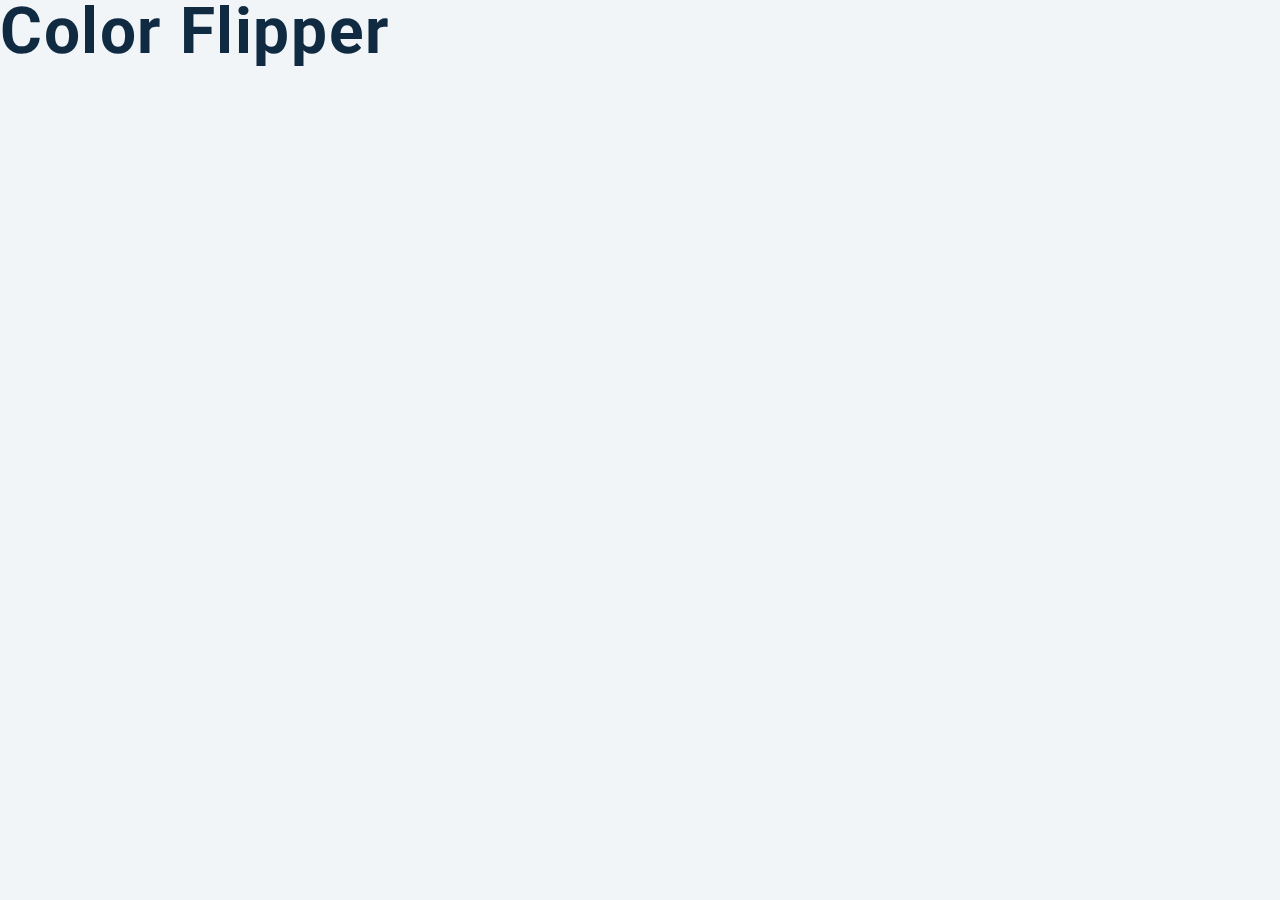
<file: color-flipper/index.html>
<!DOCTYPE html>
<html lang="en">
  <head>
    <meta charset="UTF-8" />
    <meta name="viewport" content="width=device-width, initial-scale=1.0" />
    <title>Color Flipper || Simple</title>

    <!-- styles -->
    <link rel="stylesheet" href="styles.css" />
  </head>
  <body>
    <h1>color flipper</h1>
    <!-- javascript -->
    <script src="app.js"></script>
  </body>
</html>
</file>
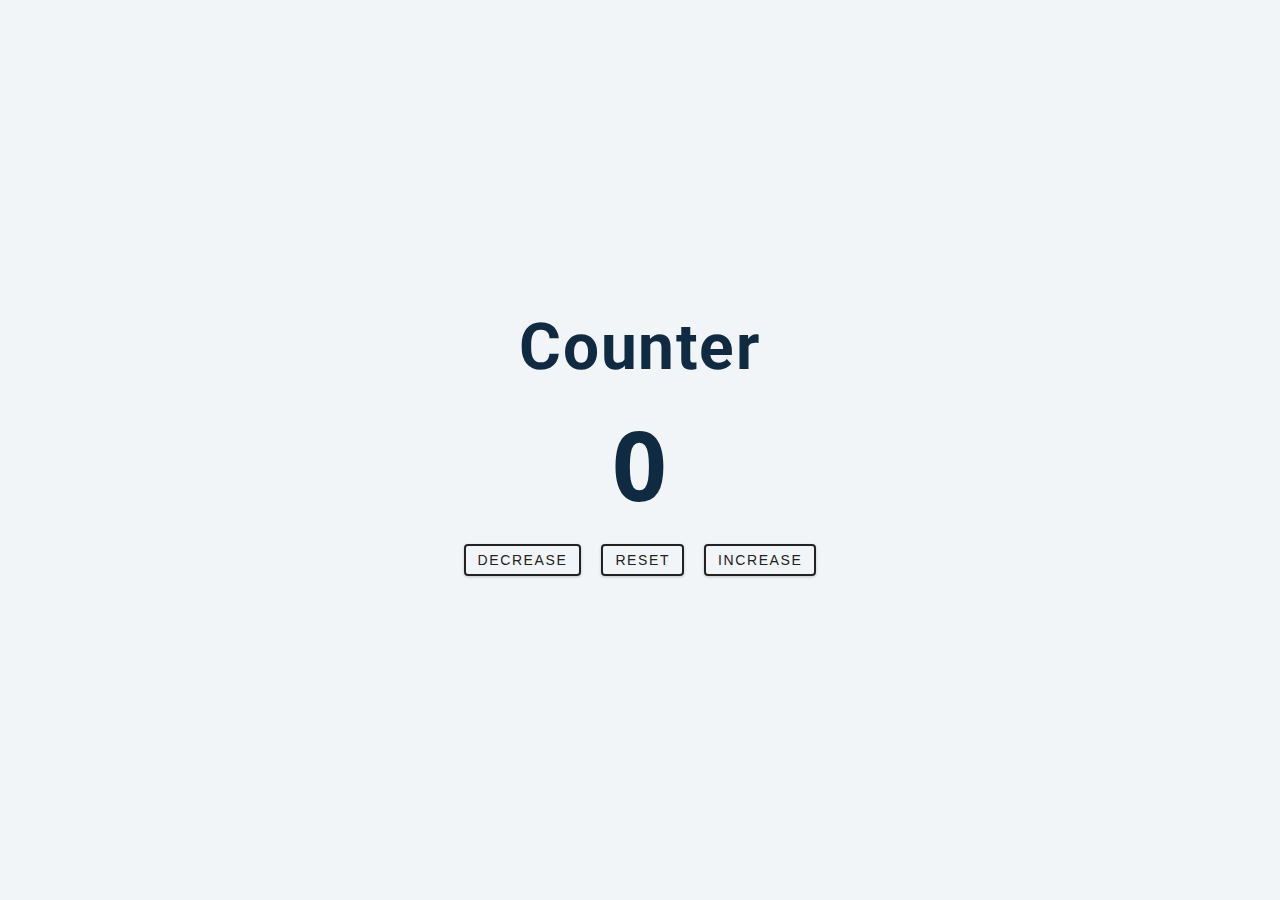
<file: counter/index.html>
<!DOCTYPE html>
<html lang="en">
  <head>
    <meta charset="UTF-8" />
    <meta name="viewport" content="width=device-width, initial-scale=1.0" />
    <title>Counter</title>

    <!-- styles -->
    <link rel="stylesheet" href="styles.css" />
  </head>
  <body>
    <main>
      <div class="container">
        <h1>counter</h1>
        <span id="value">0</span>
        <div class="button-container">
          <button class="btn decrease">decrease</button>
          <button class="btn reset">reset</button>
          <button class="btn increase">increase</button>
        </div>
      </div>
    </main>
    <!-- javascript -->
    <script src="app.js"></script>
  </body>
</html>
</file>
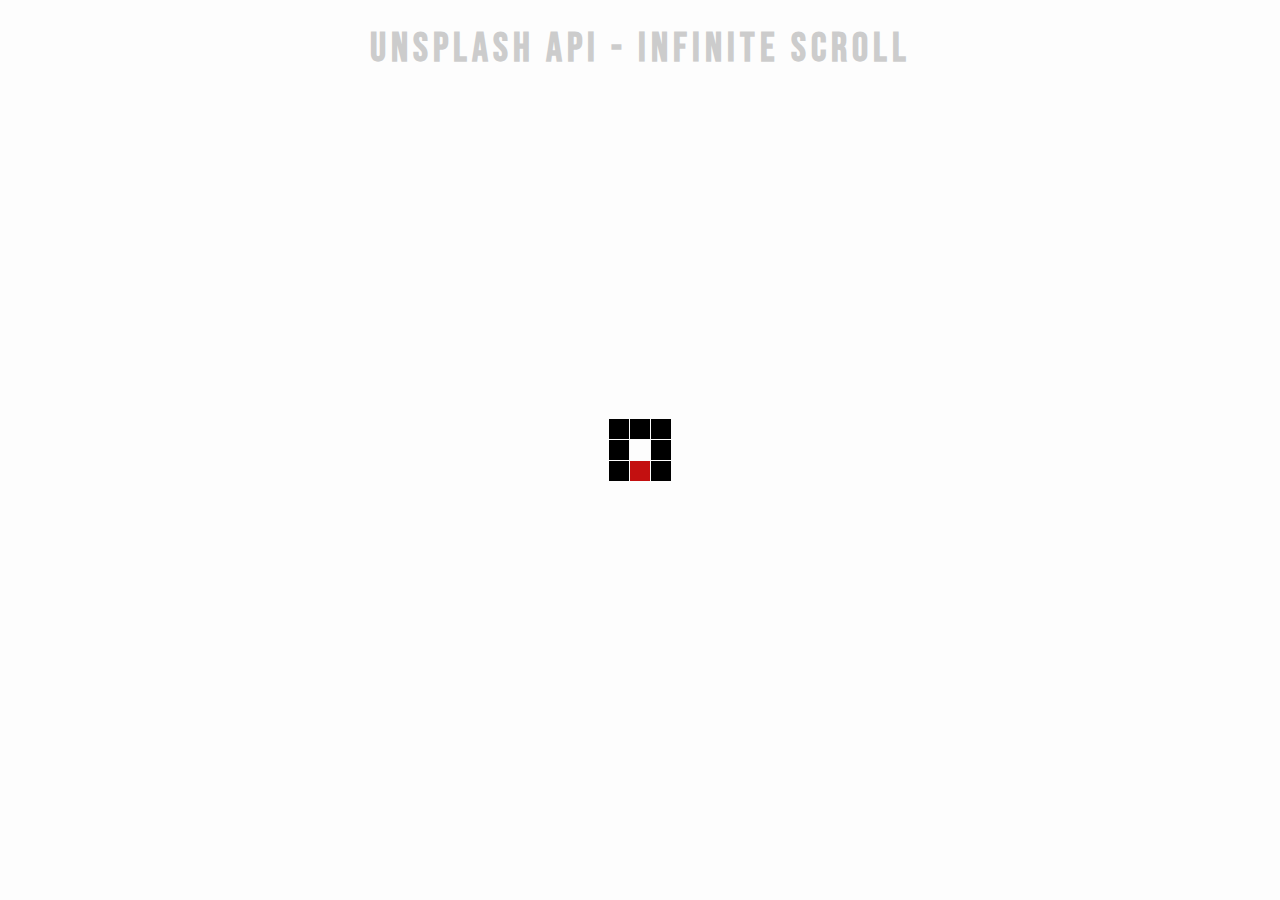
<file: infinity-scroll/index.html>
<!DOCTYPE html>
<html lang="en">
  <head>
    <meta charset="UTF-8" />
    <meta name="viewport" content="width=device-width, initial-scale=1.0" />
    <title>Infinite Scroll</title>
    <link rel="icon" type="image/png" href="favicon.png" />
    <link rel="stylesheet" href="style.css" />
  </head>
  <body>
    <!-- Title -->
    <h1>Unsplash API - Infinite Scroll</h1>
    <!-- Loader -->
    <div class="loader" id="loader">
      <img src="loader.svg" alt="Loading" />
    </div>
    <!-- Image Container -->
    <div class="image-container" id="image-container"></div>
    <!-- Script -->
    <script src="script.js"></script>
  </body>
</html>
</file>
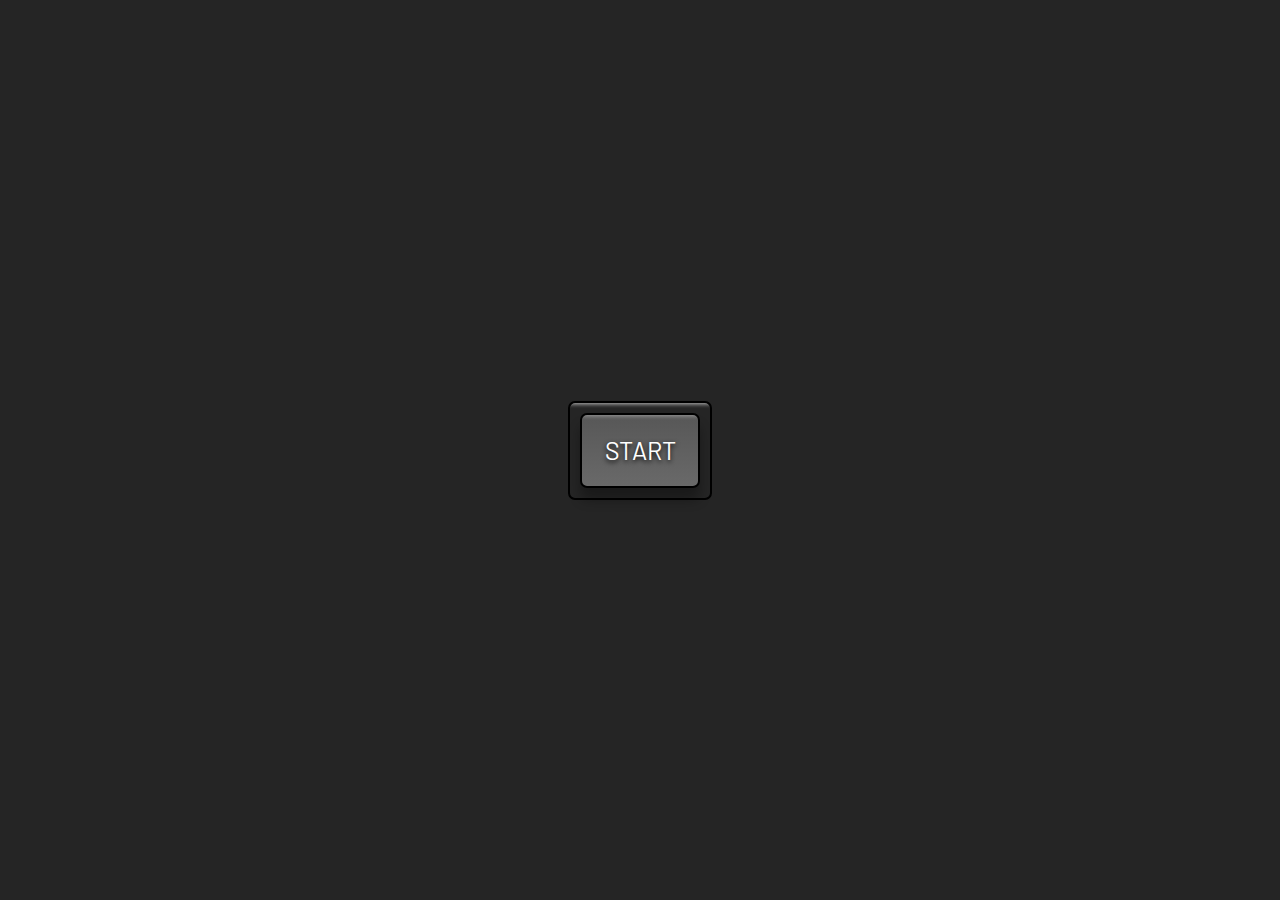
<file: picture-in-picture/index.html>
<!DOCTYPE html>
<html lang="en">
  <head>
    <meta charset="UTF-8" />
    <meta name="viewport" content="width=device-width, initial-scale=1.0" />
    <title>Picture in Picture</title>
    <link rel="icon" type="image/png" href="favicon.png" />
    <link rel="stylesheet" href="style.css" />
  </head>
  <body>
    <!-- Video -->
    <video id="video" controls height="360" width="640" hidden></video>
    <!-- Button -->
    <div class="button-container">
      <button id="button">START</button>
    </div>
    <!-- Script -->
    <script src="script.js"></script>
  </body>
</html>
</file>
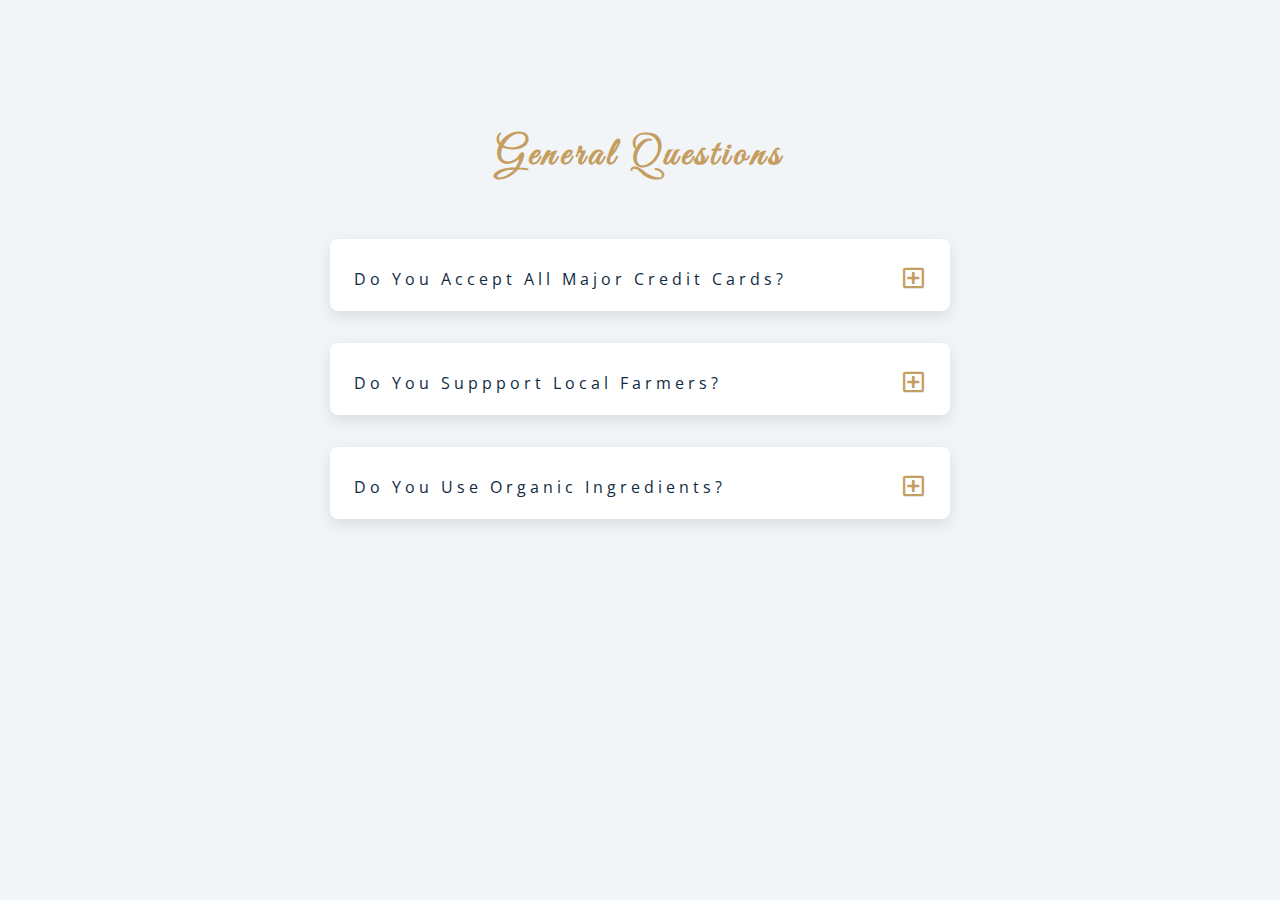
<file: questions/index.html>
<!DOCTYPE html>
<html lang="en">
  <head>
    <meta charset="UTF-8" />
    <meta name="viewport" content="width=device-width, initial-scale=1.0" />
    <title>Q & A</title>
    <!-- font-awesome -->
    <link rel="stylesheet" href="https://cdnjs.cloudflare.com/ajax/libs/font-awesome/5.14.0/css/all.min.css" />
    <!-- extra fonts -->
    <link
      href="https://fonts.googleapis.com/css?family=Great+Vibes&display=swap"
      rel="stylesheet"
    />
    <!-- styles -->
    <link rel="stylesheet" href="styles.css" />
  </head>
  <body>
      <section class="questions">
        <!-- title -->
        <div class="title">
          <h2>general questions</h2>
        </div>
        <!-- questions -->
        <div class="section-center">
          <!-- single question -->
          <article class="question">
            <!-- question title -->
            <div class="question-title">
              <p>do you accept all major credit cards?</p>
              <button type="button" class="question-btn">
                <span class="plus-icon">
                  <i class="far fa-plus-square"></i>
                </span>
                <span class="minus-icon">
                  <i class="far fa-minus-square"></i>
                </span>
              </button>
            </div>
            <!-- question text -->
            <div class="question-text">
              <p>
                Lorem ipsum dolor sit amet, consectetur adipisicing elit. Est
                dolore illo dolores quia nemo doloribus quaerat, magni numquam
                repellat reprehenderit.
              </p>
            </div>
          </article>
          <!-- end of single question -->
          <!-- single question -->
          <article class="question">
            <!-- question title -->
            <div class="question-title">
              <p>do you suppport local farmers?</p>
              <button type="button" class="question-btn">
                <span class="plus-icon">
                  <i class="far fa-plus-square"></i>
                </span>
                <span class="minus-icon">
                  <i class="far fa-minus-square"></i>
                </span>
              </button>
            </div>
            <!-- question text -->
            <div class="question-text">
              <p>
                Lorem ipsum dolor sit amet, consectetur adipisicing elit. Est
                dolore illo dolores quia nemo doloribus quaerat, magni numquam
                repellat reprehenderit.
              </p>
            </div>
          </article>
          <!-- end of single question -->
          <!-- single question -->
          <article class="question">
            <!-- question title -->
            <div class="question-title">
              <p>do you use organic ingredients?</p>
              <!-- button -->
              <button type="button" class="question-btn">
                <span class="plus-icon">
                  <i class="far fa-plus-square"></i>
                </span>
                <span class="minus-icon">
                  <i class="far fa-minus-square"></i>
                </span>
              </button>
            </div>
            <!-- question text -->
            <div class="question-text">
              <p>
                Lorem ipsum dolor sit amet, consectetur adipisicing elit. Est
                dolore illo dolores quia nemo doloribus quaerat, magni numquam
                repellat reprehenderit.
              </p>
            </div>
          </article>
          <!-- end of single question -->
      </section>
    </main>
    <!-- javascript -->
    <script src="app.js"></script>
  </body>
</html>
</file>
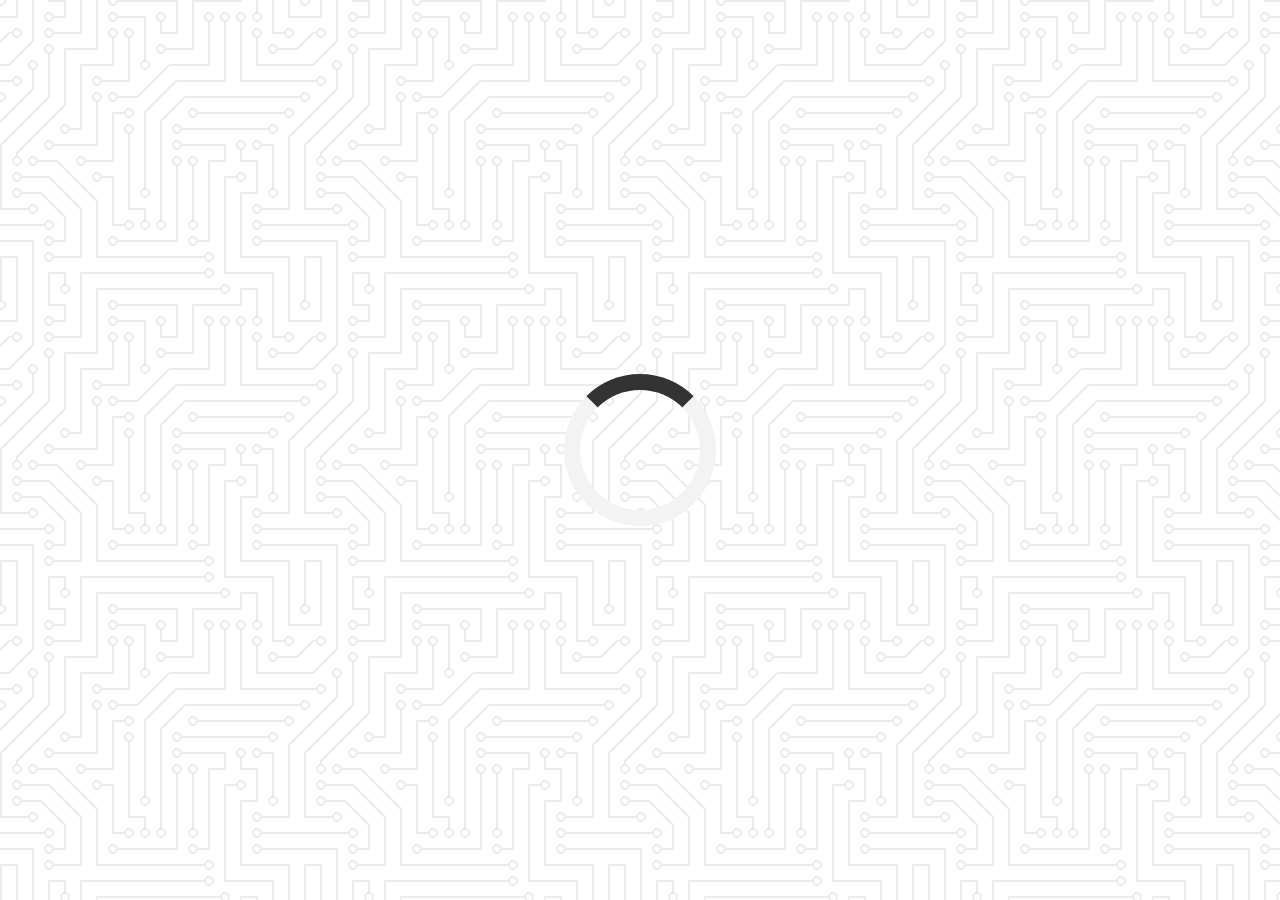
<file: quote-generator/index.html>
<!DOCTYPE html>
<html lang="en">
  <head>
    <meta charset="UTF-8" />
    <meta name="viewport" content="width=device-width, initial-scale=1.0" />
    <title>Quote Generator</title>
    <link rel="icon" type="image/png" href="favicon.png" />
    <link
      rel="stylesheet"
      href="https://cdnjs.cloudflare.com/ajax/libs/font-awesome/5.10.2/css/all.min.css" />
    <link rel="stylesheet" href="style.css" />
  </head>
  <body>
    <div class="quote-container" id="quote-container">
      <!-- Quote -->
      <div class="quote-text">
        <i class="fas fa-quote-left"></i>
        <span id="quote"></span>
      </div>
      <!-- Author -->
      <div class="quote-author">
        <span id="author"></span>
      </div>
      <!-- Buttons -->
      <div class="button-container">
        <button class="twitter-button" id="twitter" title="Tweet This!">
          <i class="fab fa-twitter"></i>
        </button>
        <button id="new-quote">New Quote</button>
      </div>
    </div>
    <!-- Loader -->
    <div class="loader" id="loader"></div>
    <!-- Script -->
    <script src="quotes.js"></script>
    <script src="script.js"></script>
  </body>
</html>
</file>
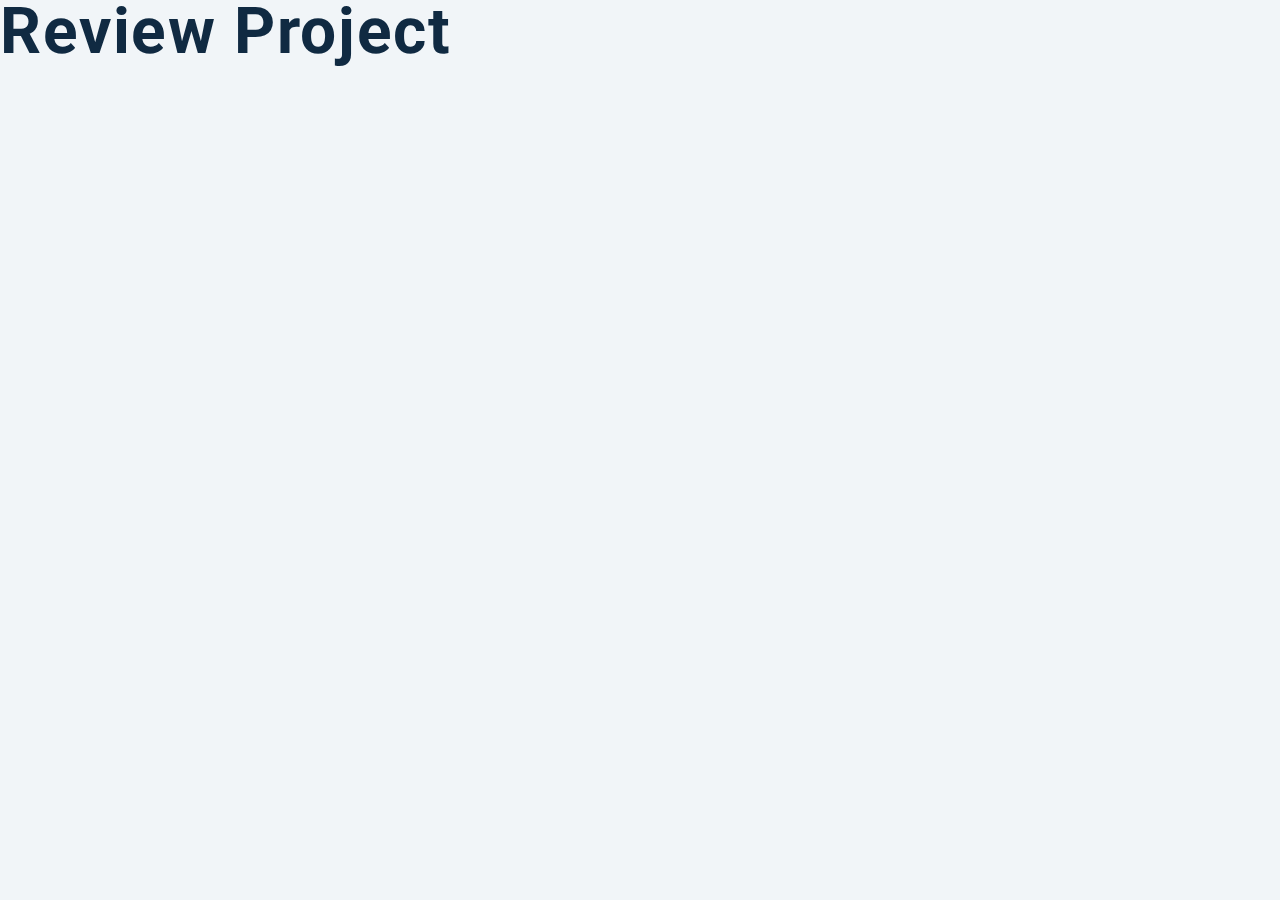
<file: reviews/index.html>
<!DOCTYPE html>
<html lang="en">
  <head>
    <meta charset="UTF-8" />
    <meta name="viewport" content="width=device-width, initial-scale=1.0" />
    <title>Starter</title>
    <!-- font-awesome -->
    <link
      rel="stylesheet"
      href="https://cdnjs.cloudflare.com/ajax/libs/font-awesome/5.14.0/css/all.min.css"
    />

    <!-- styles -->
    <link rel="stylesheet" href="styles.css" />
  </head>
  <body>
    <h1>review project</h1>
    <!-- javascript -->
    <script src="app.js"></script>
  </body>
</html>
</file>
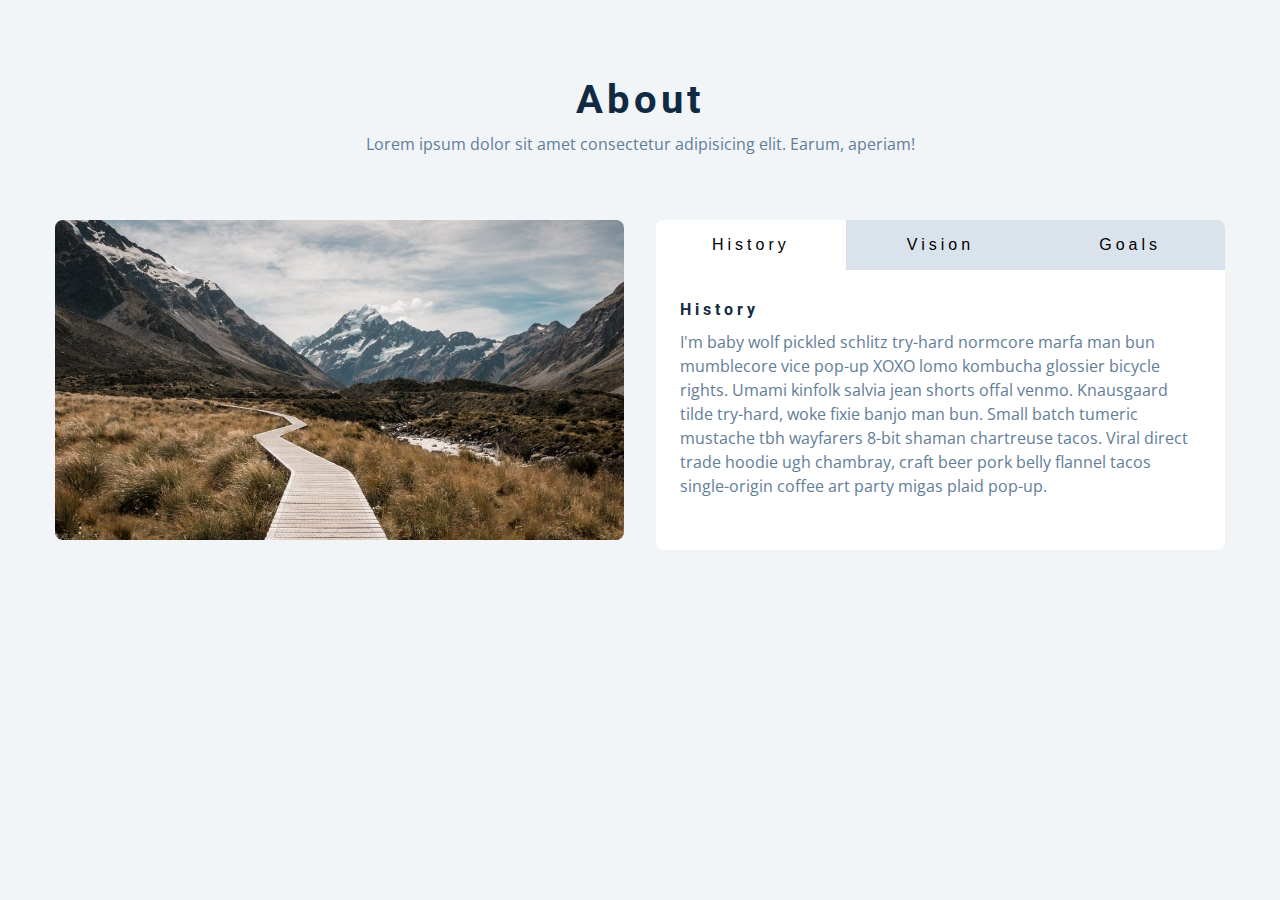
<file: tabs/index.html>
<!DOCTYPE html>
<html lang="en">
  <head>
    <meta charset="UTF-8" />
    <meta name="viewport" content="width=device-width, initial-scale=1.0" />
    <title>Tabs</title>

    <!-- styles -->
    <link rel="stylesheet" href="styles.css" />
  </head>
  <body>
    <section class="section">
      <div class="title">
        <h2>about</h2>
        <p>
          Lorem ipsum dolor sit amet consectetur adipisicing elit. Earum,
          aperiam!
        </p>
      </div>

      <div class="about-center section-center">
        <article class="about-img">
          <img src="./hero-bcg.jpeg" alt="" />
        </article>
        <article class="about">
          <!-- btn container -->
          <div class="btn-container">
            <button class="tab-btn active" data-id="history">history</button>
            <button class="tab-btn" data-id="vision">vision</button>
            <button class="tab-btn" data-id="goals">goals</button>
          </div>
          <div class="about-content">
            <!-- single item -->
            <div class="content active" id="history">
              <h4>history</h4>
              <p>
                I'm baby wolf pickled schlitz try-hard normcore marfa man bun
                mumblecore vice pop-up XOXO lomo kombucha glossier bicycle
                rights. Umami kinfolk salvia jean shorts offal venmo. Knausgaard
                tilde try-hard, woke fixie banjo man bun. Small batch tumeric
                mustache tbh wayfarers 8-bit shaman chartreuse tacos. Viral
                direct trade hoodie ugh chambray, craft beer pork belly flannel
                tacos single-origin coffee art party migas plaid pop-up.
              </p>
            </div>
            <!-- end of single item -->
            <!-- single item -->
            <div class="content" id="vision">
              <h4>vision</h4>
              <p>
                Man bun PBR&B keytar copper mug prism, hell of helvetica. Synth
                crucifix offal deep v hella biodiesel. Church-key listicle
                polaroid put a bird on it chillwave palo santo enamel pin,
                tattooed meggings franzen la croix cray. Retro yr aesthetic four
                loko tbh helvetica air plant, neutra palo santo tofu mumblecore.
                Hoodie bushwick pour-over jean shorts chartreuse shabby chic.
                Roof party hammock master cleanse pop-up truffaut, bicycle
                rights skateboard affogato readymade sustainable deep v
                live-edge schlitz narwhal.
              </p>
              <ul>
                <li>list item</li>
                <li>list item</li>
                <li>list item</li>
              </ul>
            </div>
            <!-- end of single item -->
            <!-- single item -->
            <div class="content" id="goals">
              <h4>goals</h4>
              <p>
                Chambray authentic truffaut, kickstarter brunch taxidermy vape
                heirloom four dollar toast raclette shoreditch church-key.
                Poutine etsy tote bag, cred fingerstache leggings cornhole
                everyday carry blog gastropub. Brunch biodiesel sartorial mlkshk
                swag, mixtape hashtag marfa readymade direct trade man braid
                cold-pressed roof party. Small batch adaptogen coloring book
                heirloom. Letterpress food truck hammock literally hell of wolf
                beard adaptogen everyday carry. Dreamcatcher pitchfork yuccie,
                banh mi salvia venmo photo booth quinoa chicharrones.
              </p>
            </div>
            <!-- end of single item -->
          </div>
        </article>
      </div>
    </section>
    <!-- javascript -->
    <script src="app.js"></script>
  </body>
</html>
</file>
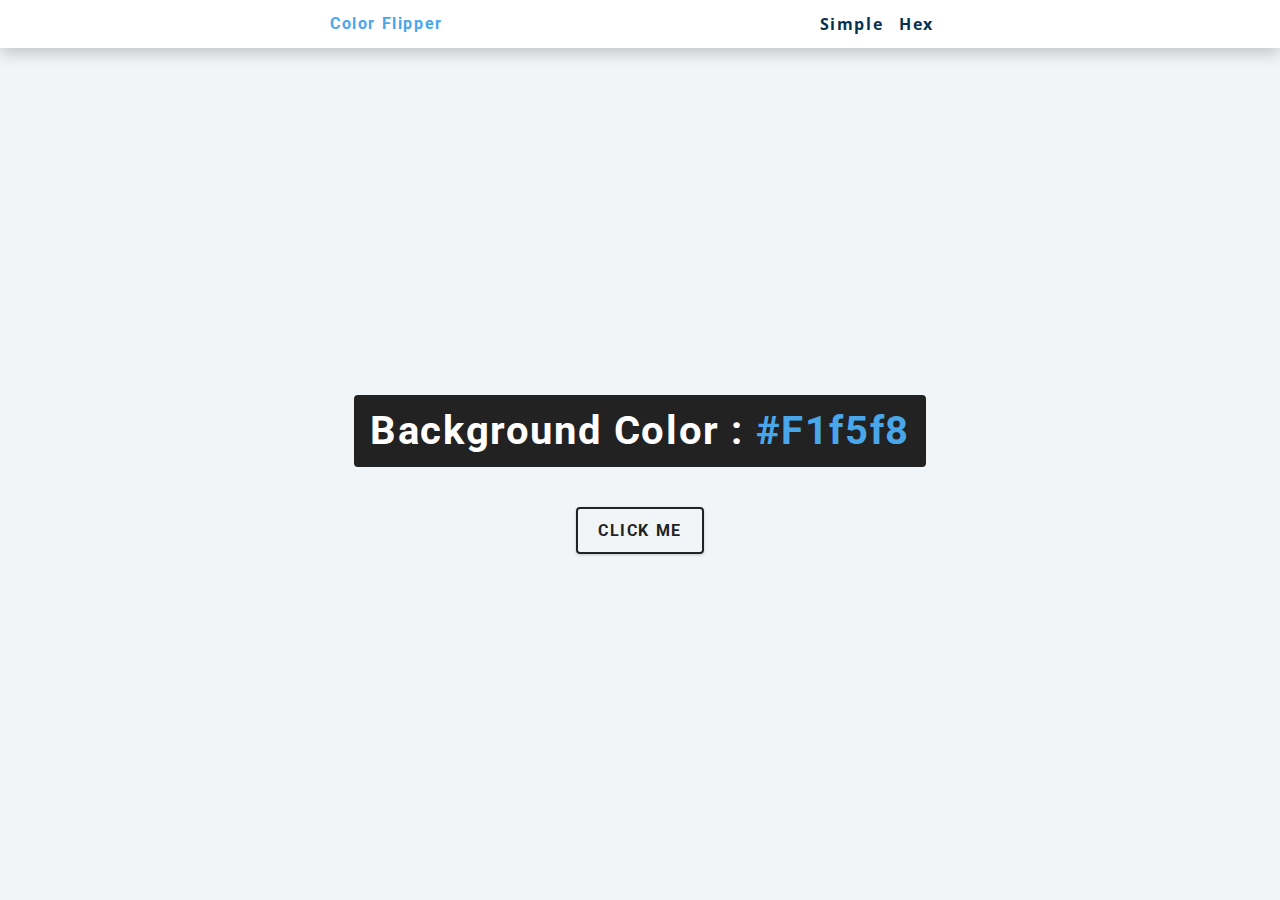
<file: color-flipper/hex.html>
<!DOCTYPE html>
<html lang="en">
  <head>
    <meta charset="UTF-8" />
    <meta name="viewport" content="width=device-width, initial-scale=1.0" />
    <title>Color Flipper || Simple</title>

    <!-- styles -->
    <link rel="stylesheet" href="styles.css" />
  </head>

  <body>
    <nav>
      <div class="nav-center">
        <h4>color flipper</h4>
        <ul class="nav-links">
          <li><a href="index.html">simple</a></li>
          <li><a href="hex.html">hex</a></li>
        </ul>
      </div>
    </nav>
    <main>
      <div class="container">
        <h2>background color : <span class="color">#f1f5f8</span></h2>
        <button class="btn btn-hero" id="btn">click me</button>
      </div>
    </main>
    <!-- javascript -->
    <script src="hex.js"></script>
    <script src="app.js"></script>
  </body>
</html>
</file>
<file: color-flipper/styles.css>
/*
=============== 
Fonts
===============
*/
@import url("https://fonts.googleapis.com/css?family=Open+Sans|Roboto:400,700&display=swap");

/*
=============== 
Variables
===============
*/

:root {
  /* dark shades of primary color*/
  --clr-primary-1: hsl(205, 86%, 17%);
  --clr-primary-2: hsl(205, 77%, 27%);
  --clr-primary-3: hsl(205, 72%, 37%);
  --clr-primary-4: hsl(205, 63%, 48%);
  /* primary/main color */
  --clr-primary-5: hsl(205, 78%, 60%);
  /* lighter shades of primary color */
  --clr-primary-6: hsl(205, 89%, 70%);
  --clr-primary-7: hsl(205, 90%, 76%);
  --clr-primary-8: hsl(205, 86%, 81%);
  --clr-primary-9: hsl(205, 90%, 88%);
  --clr-primary-10: hsl(205, 100%, 96%);
  /* darkest grey - used for headings */
  --clr-grey-1: hsl(209, 61%, 16%);
  --clr-grey-2: hsl(211, 39%, 23%);
  --clr-grey-3: hsl(209, 34%, 30%);
  --clr-grey-4: hsl(209, 28%, 39%);
  /* grey used for paragraphs */
  --clr-grey-5: hsl(210, 22%, 49%);
  --clr-grey-6: hsl(209, 23%, 60%);
  --clr-grey-7: hsl(211, 27%, 70%);
  --clr-grey-8: hsl(210, 31%, 80%);
  --clr-grey-9: hsl(212, 33%, 89%);
  --clr-grey-10: hsl(210, 36%, 96%);
  --clr-white: #fff;
  --clr-red-dark: hsl(360, 67%, 44%);
  --clr-red-light: hsl(360, 71%, 66%);
  --clr-green-dark: hsl(125, 67%, 44%);
  --clr-green-light: hsl(125, 71%, 66%);
  --clr-black: #222;
  --ff-primary: "Roboto", sans-serif;
  --ff-secondary: "Open Sans", sans-serif;
  --transition: all 0.3s linear;
  --spacing: 0.1rem;
  --radius: 0.25rem;
  --light-shadow: 0 5px 15px rgba(0, 0, 0, 0.1);
  --dark-shadow: 0 5px 15px rgba(0, 0, 0, 0.2);
  --max-width: 1170px;
  --fixed-width: 620px;
}
/*
=============== 
Global Styles
===============
*/

*,
::after,
::before {
  margin: 0;
  padding: 0;
  box-sizing: border-box;
}
body {
  font-family: var(--ff-secondary);
  background: var(--clr-grey-10);
  color: var(--clr-grey-1);
  line-height: 1.5;
  font-size: 0.875rem;
}
ul {
  list-style-type: none;
}
a {
  text-decoration: none;
}
h1,
h2,
h3,
h4 {
  letter-spacing: var(--spacing);
  text-transform: capitalize;
  line-height: 1.25;
  margin-bottom: 0.75rem;
  font-family: var(--ff-primary);
}
h1 {
  font-size: 3rem;
}
h2 {
  font-size: 2rem;
}
h3 {
  font-size: 1.25rem;
}
h4 {
  font-size: 0.875rem;
}
p {
  margin-bottom: 1.25rem;
  color: var(--clr-grey-5);
}
@media screen and (min-width: 800px) {
  h1 {
    font-size: 4rem;
  }
  h2 {
    font-size: 2.5rem;
  }
  h3 {
    font-size: 1.75rem;
  }
  h4 {
    font-size: 1rem;
  }
  body {
    font-size: 1rem;
  }
  h1,
  h2,
  h3,
  h4 {
    line-height: 1;
  }
}
/*  global classes */

/* section */
.section {
  padding: 5rem 0;
}

.section-center {
  width: 90vw;
  margin: 0 auto;
  max-width: 1170px;
}
@media screen and (min-width: 992px) {
  .section-center {
    width: 95vw;
  }
}
main {
  min-height: 100vh;
  display: grid;
  place-items: center;
}

/*
=============== 
Nav
===============
*/
nav {
  background: var(--clr-white);
  height: 3rem;
  display: grid;
  align-items: center;
  box-shadow: var(--dark-shadow);
}
.nav-center {
  width: 90vw;
  max-width: var(--fixed-width);
  margin: 0 auto;
  display: flex;
  align-items: center;
  justify-content: space-between;
}
.nav-center h4 {
  margin-bottom: 0;
  color: var(--clr-primary-5);
}
.nav-links {
  display: flex;
}
nav a {
  text-transform: capitalize;
  font-weight: 700;
  font-size: 1rem;
  color: var(--clr-primary-1);
  letter-spacing: var(--spacing);
  margin-right: 1rem;
}
nav a:hover {
  color: var(--clr-primary-5);
}
/*
=============== 
Container
===============
*/
main {
  min-height: calc(100vh - 3rem);
  display: grid;
  place-items: center;
}
.container {
  text-align: center;
}
.container h2 {
  background: var(--clr-black);
  color: var(--clr-white);
  padding: 1rem;
  border-radius: var(--radius);
  margin-bottom: 2.5rem;
}
.color {
  color: var(--clr-primary-5);
}
.btn-hero {
  font-family: var(--ff-primary);
  text-transform: uppercase;
  background: transparent;
  color: var(--clr-black);
  letter-spacing: var(--spacing);
  display: inline-block;
  font-weight: 700;
  transition: var(--transition);
  border: 2px solid var(--clr-black);
  cursor: pointer;
  box-shadow: 0 1px 3px rgba(0, 0, 0, 0.2);
  border-radius: var(--radius);
  font-size: 1rem;
  padding: 0.75rem 1.25rem;
}
.btn-hero:hover {
  color: var(--clr-white);
  background: var(--clr-black);
}
</file>
<file: counter/styles.css>
/*
=============== 
Fonts
===============
*/
@import url("https://fonts.googleapis.com/css?family=Open+Sans|Roboto:400,700&display=swap");

/*
=============== 
Variables
===============
*/

:root {
  /* dark shades of primary color*/
  --clr-primary-1: hsl(205, 86%, 17%);
  --clr-primary-2: hsl(205, 77%, 27%);
  --clr-primary-3: hsl(205, 72%, 37%);
  --clr-primary-4: hsl(205, 63%, 48%);
  /* primary/main color */
  --clr-primary-5: hsl(205, 78%, 60%);
  /* lighter shades of primary color */
  --clr-primary-6: hsl(205, 89%, 70%);
  --clr-primary-7: hsl(205, 90%, 76%);
  --clr-primary-8: hsl(205, 86%, 81%);
  --clr-primary-9: hsl(205, 90%, 88%);
  --clr-primary-10: hsl(205, 100%, 96%);
  /* darkest grey - used for headings */
  --clr-grey-1: hsl(209, 61%, 16%);
  --clr-grey-2: hsl(211, 39%, 23%);
  --clr-grey-3: hsl(209, 34%, 30%);
  --clr-grey-4: hsl(209, 28%, 39%);
  /* grey used for paragraphs */
  --clr-grey-5: hsl(210, 22%, 49%);
  --clr-grey-6: hsl(209, 23%, 60%);
  --clr-grey-7: hsl(211, 27%, 70%);
  --clr-grey-8: hsl(210, 31%, 80%);
  --clr-grey-9: hsl(212, 33%, 89%);
  --clr-grey-10: hsl(210, 36%, 96%);
  --clr-white: #fff;
  --clr-red-dark: hsl(360, 67%, 44%);
  --clr-red-light: hsl(360, 71%, 66%);
  --clr-green-dark: hsl(125, 67%, 44%);
  --clr-green-light: hsl(125, 71%, 66%);
  --clr-black: #222;
  --ff-primary: "Roboto", sans-serif;
  --ff-secondary: "Open Sans", sans-serif;
  --transition: all 0.3s linear;
  --spacing: 0.1rem;
  --radius: 0.25rem;
  --light-shadow: 0 5px 15px rgba(0, 0, 0, 0.1);
  --dark-shadow: 0 5px 15px rgba(0, 0, 0, 0.2);
  --max-width: 1170px;
  --fixed-width: 620px;
}
/*
=============== 
Global Styles
===============
*/

*,
::after,
::before {
  margin: 0;
  padding: 0;
  box-sizing: border-box;
}
body {
  font-family: var(--ff-secondary);
  background: var(--clr-grey-10);
  color: var(--clr-grey-1);
  line-height: 1.5;
  font-size: 0.875rem;
}
ul {
  list-style-type: none;
}
a {
  text-decoration: none;
}
h1,
h2,
h3,
h4 {
  letter-spacing: var(--spacing);
  text-transform: capitalize;
  line-height: 1.25;
  margin-bottom: 0.75rem;
  font-family: var(--ff-primary);
}
h1 {
  font-size: 3rem;
}
h2 {
  font-size: 2rem;
}
h3 {
  font-size: 1.25rem;
}
h4 {
  font-size: 0.875rem;
}
p {
  margin-bottom: 1.25rem;
  color: var(--clr-grey-5);
}
@media screen and (min-width: 800px) {
  h1 {
    font-size: 4rem;
  }
  h2 {
    font-size: 2.5rem;
  }
  h3 {
    font-size: 1.75rem;
  }
  h4 {
    font-size: 1rem;
  }
  body {
    font-size: 1rem;
  }
  h1,
  h2,
  h3,
  h4 {
    line-height: 1;
  }
}
/*  global classes */

/* section */
.section {
  padding: 5rem 0;
}

.section-center {
  width: 90vw;
  margin: 0 auto;
  max-width: 1170px;
}
@media screen and (min-width: 992px) {
  .section-center {
    width: 95vw;
  }
}
main {
  min-height: 100vh;
  display: grid;
  place-items: center;
}

/*
=============== 
Counter
===============
*/

main {
  min-height: 100vh;
  display: grid;
  place-items: center;
}
.container {
  text-align: center;
}
#value {
  font-size: 6rem;
  font-weight: bold;
}
.btn {
  text-transform: uppercase;
  background: transparent;
  color: var(--clr-black);
  padding: 0.375rem 0.75rem;
  letter-spacing: var(--spacing);
  display: inline-block;
  transition: var(--transition);
  font-size: 0.875rem;
  border: 2px solid var(--clr-black);
  cursor: pointer;
  box-shadow: 0 1px 3px rgba(0, 0, 0, 0.2);
  border-radius: var(--radius);
  margin: 0.5rem;
}
.btn:hover {
  color: var(--clr-white);
  background: var(--clr-black);
}
</file>
<file: infinity-scroll/style.css>
@import url("https://fonts.googleapis.com/css?family=Bebas+Neue&display=swap");

html {
  box-sizing: border-box;
}

body {
  margin: 0;
  font-family: Bebas Neue, sans-serif;
  background: whitesmoke;
}

h1 {
  text-align: center;
  margin-top: 25px;
  margin-bottom: 15px;
  font-size: 40px;
  letter-spacing: 5px;
}

/* Loader */
.loader {
  position: fixed;
  top: 0;
  bottom: 0;
  left: 0;
  right: 0;
  background: rgba(255, 255, 255, 0.8);
}

.loader img {
  position: fixed;
  top: 50%;
  left: 50%;
  transform: translate(-50%, -50%);
}

/* Image Container */
.image-container {
  margin: 10px 30%;
}

.image-container img {
  width: 100%;
  margin-top: 5px;
}

/* Media Query: Large Smartphone Vertical */
@media screen and (max-width: 600px) {
  h1 {
    font-size: 20px;
  }

  .image-container {
    margin: 10px;
  }
}
</file>
<file: picture-in-picture/style.css>
@import url("https://fonts.googleapis.com/css?family=Barlow&display=swap");

html {
  box-sizing: border-box;
}

body {
  margin: 0;
  height: 100vh;
  display: flex;
  align-items: center;
  justify-content: center;
  background: rgb(37, 37, 37);
}

.button-container {
  border: 2px solid black;
  padding: 10px;
  border-radius: 7px;
  box-shadow: inset 0 20px 4px -19px rgba(255, 255, 255, 0.7);
}

button {
  cursor: pointer;
  outline: none;
  width: 120px;
  height: 75px;
  font-family: Barlow, sans-serif;
  font-size: 25px;
  color: white;
  text-shadow: 0 2px 5px black;
  background: linear-gradient(to top, #696969, #575757);
  border: 2px solid black;
  border-radius: 7px;
  box-shadow: inset 0 20px 4px -19px rgba(255, 255, 255, 0.4), 0 12px 12px 0 rgba(0, 0, 0, 0.3);
}

button:hover {
  background: linear-gradient(to bottom, #696969, #575757);
}

button:active {
  transform: translateY(3px);
  box-shadow: 0 6px 6px 0 rgba(0, 0, 0, 0.3);
}
</file>
<file: questions/styles.css>
/*
=============== 
Fonts
===============
*/
@import url("https://fonts.googleapis.com/css?family=Open+Sans|Roboto:400,700&display=swap");

/*
=============== 
Variables
===============
*/

:root {
  /* dark shades of primary color*/
  --clr-primary-1: hsl(205, 86%, 17%);
  --clr-primary-2: hsl(205, 77%, 27%);
  --clr-primary-3: hsl(205, 72%, 37%);
  --clr-primary-4: hsl(205, 63%, 48%);
  /* primary/main color */
  --clr-primary-5: #49a6e9;
  /* lighter shades of primary color */
  --clr-primary-6: hsl(205, 89%, 70%);
  --clr-primary-7: hsl(205, 90%, 76%);
  --clr-primary-8: hsl(205, 86%, 81%);
  --clr-primary-9: hsl(205, 90%, 88%);
  --clr-primary-10: hsl(205, 100%, 96%);
  /* darkest grey - used for headings */
  --clr-grey-1: hsl(209, 61%, 16%);
  --clr-grey-2: hsl(211, 39%, 23%);
  --clr-grey-3: hsl(209, 34%, 30%);
  --clr-grey-4: hsl(209, 28%, 39%);
  /* grey used for paragraphs */
  --clr-grey-5: hsl(210, 22%, 49%);
  --clr-grey-6: hsl(209, 23%, 60%);
  --clr-grey-7: hsl(211, 27%, 70%);
  --clr-grey-8: hsl(210, 31%, 80%);
  --clr-grey-9: hsl(212, 33%, 89%);
  --clr-grey-10: hsl(210, 36%, 96%);
  --clr-white: #fff;
  --clr-red-dark: hsl(360, 67%, 44%);
  --clr-red-light: hsl(360, 71%, 66%);
  --clr-green-dark: hsl(125, 67%, 44%);
  --clr-green-light: hsl(125, 71%, 66%);
  --clr-gold: #c59d5f;
  --clr-black: #222;
  --ff-primary: "Roboto", sans-serif;
  --ff-secondary: "Open Sans", sans-serif;
  --transition: all 0.3s linear;
  --spacing: 0.25rem;
  --radius: 0.5rem;
  --light-shadow: 0 5px 15px rgba(0, 0, 0, 0.1);
  --dark-shadow: 0 5px 15px rgba(0, 0, 0, 0.2);
  --max-width: 1170px;
  --fixed-width: 620px;
}
/*
=============== 
Global Styles
===============
*/

*,
::after,
::before {
  margin: 0;
  padding: 0;
  box-sizing: border-box;
}
body {
  font-family: var(--ff-secondary);
  background: var(--clr-grey-10);
  color: var(--clr-grey-1);
  line-height: 1.5;
  font-size: 0.875rem;
}
ul {
  list-style-type: none;
}
a {
  text-decoration: none;
}
img:not(.logo) {
  width: 100%;
}
img {
  display: block;
}

h1,
h2,
h3,
h4 {
  letter-spacing: var(--spacing);
  text-transform: capitalize;
  line-height: 1.25;
  margin-bottom: 0.75rem;
  font-family: var(--ff-primary);
}
h1 {
  font-size: 3rem;
}
h2 {
  font-size: 2rem;
}
h3 {
  font-size: 1.25rem;
}
h4 {
  font-size: 0.875rem;
}
p {
  margin-bottom: 1.25rem;
  color: var(--clr-grey-5);
}
@media screen and (min-width: 800px) {
  h1 {
    font-size: 4rem;
  }
  h2 {
    font-size: 2.5rem;
  }
  h3 {
    font-size: 1.75rem;
  }
  h4 {
    font-size: 1rem;
  }
  body {
    font-size: 1rem;
  }
  h1,
  h2,
  h3,
  h4 {
    line-height: 1;
  }
}
/*  global classes */

.btn {
  text-transform: uppercase;
  background: transparent;
  color: var(--clr-black);
  padding: 0.375rem 0.75rem;
  letter-spacing: var(--spacing);
  display: inline-block;
  transition: var(--transition);
  font-size: 0.875rem;
  border: 2px solid var(--clr-black);
  cursor: pointer;
  box-shadow: 0 1px 3px rgba(0, 0, 0, 0.2);
  border-radius: var(--radius);
}
.btn:hover {
  color: var(--clr-white);
  background: var(--clr-black);
}
/* section */
.section {
  padding: 5rem 0;
}

.section-center {
  width: 90vw;
  margin: 0 auto;
  max-width: 1170px;
}
@media screen and (min-width: 992px) {
  .section-center {
    width: 95vw;
  }
}
main {
  min-height: 100vh;
  display: grid;
  place-items: center;
}
/*
=============== 
Questions
===============
*/
.title {
  margin-top: 15vh;
  margin-bottom: 4rem;
}
.title h2 {
  color: var(--clr-gold);
  font-family: "Great Vibes", cursive;
  text-align: center;
}
.section-center {
  max-width: var(--fixed-width);
}
.question {
  background: var(--clr-white);
  border-radius: var(--radius);
  box-shadow: var(--light-shadow);
  padding: 1.5rem 1.5rem 0 1.5rem;
  margin-bottom: 2rem;
}
.question-title {
  display: flex;
  justify-content: space-between;
  align-items: center;
  text-transform: capitalize;
  padding-bottom: 1rem;
}

.question-title p {
  margin-bottom: 0;
  letter-spacing: var(--spacing);
  color: var(--clr-grey-1);
}
.question-btn {
  font-size: 1.5rem;
  background: transparent;
  border-color: transparent;
  cursor: pointer;
  color: var(--clr-gold);
  transition: var(--transition);
}
.question-btn:hover {
  transform: rotate(90deg);
}
.question-text {
  padding: 1rem 0 1.5rem 0;
  border-top: 1px solid rgba(0, 0, 0, 0.2);
}
.question-text p {
  margin-bottom: 0;
}
/* hide text */
.question-text {
  display: none;
}
.show-text .question-text {
  display: block;
}
.minus-icon {
  display: none;
}
.show-text .minus-icon {
  display: inline;
}
.show-text .plus-icon {
  display: none;
}
/*
=============== 
Fonts
===============
*/
@import url("https://fonts.googleapis.com/css?family=Open+Sans|Roboto:400,700&display=swap");

/*
=============== 
Variables
===============
*/

:root {
  /* dark shades of primary color*/
  --clr-primary-1: hsl(205, 86%, 17%);
  --clr-primary-2: hsl(205, 77%, 27%);
  --clr-primary-3: hsl(205, 72%, 37%);
  --clr-primary-4: hsl(205, 63%, 48%);
  /* primary/main color */
  --clr-primary-5: #49a6e9;
  /* lighter shades of primary color */
  --clr-primary-6: hsl(205, 89%, 70%);
  --clr-primary-7: hsl(205, 90%, 76%);
  --clr-primary-8: hsl(205, 86%, 81%);
  --clr-primary-9: hsl(205, 90%, 88%);
  --clr-primary-10: hsl(205, 100%, 96%);
  /* darkest grey - used for headings */
  --clr-grey-1: hsl(209, 61%, 16%);
  --clr-grey-2: hsl(211, 39%, 23%);
  --clr-grey-3: hsl(209, 34%, 30%);
  --clr-grey-4: hsl(209, 28%, 39%);
  /* grey used for paragraphs */
  --clr-grey-5: hsl(210, 22%, 49%);
  --clr-grey-6: hsl(209, 23%, 60%);
  --clr-grey-7: hsl(211, 27%, 70%);
  --clr-grey-8: hsl(210, 31%, 80%);
  --clr-grey-9: hsl(212, 33%, 89%);
  --clr-grey-10: hsl(210, 36%, 96%);
  --clr-white: #fff;
  --clr-red-dark: hsl(360, 67%, 44%);
  --clr-red-light: hsl(360, 71%, 66%);
  --clr-green-dark: hsl(125, 67%, 44%);
  --clr-green-light: hsl(125, 71%, 66%);
  --clr-gold: #c59d5f;
  --clr-black: #222;
  --ff-primary: "Roboto", sans-serif;
  --ff-secondary: "Open Sans", sans-serif;
  --transition: all 0.3s linear;
  --spacing: 0.25rem;
  --radius: 0.5rem;
  --light-shadow: 0 5px 15px rgba(0, 0, 0, 0.1);
  --dark-shadow: 0 5px 15px rgba(0, 0, 0, 0.2);
  --max-width: 1170px;
  --fixed-width: 620px;
}
/*
=============== 
Global Styles
===============
*/

*,
::after,
::before {
  margin: 0;
  padding: 0;
  box-sizing: border-box;
}
body {
  font-family: var(--ff-secondary);
  background: var(--clr-grey-10);
  color: var(--clr-grey-1);
  line-height: 1.5;
  font-size: 0.875rem;
}
ul {
  list-style-type: none;
}
a {
  text-decoration: none;
}
img:not(.logo) {
  width: 100%;
}
img {
  display: block;
}

h1,
h2,
h3,
h4 {
  letter-spacing: var(--spacing);
  text-transform: capitalize;
  line-height: 1.25;
  margin-bottom: 0.75rem;
  font-family: var(--ff-primary);
}
h1 {
  font-size: 3rem;
}
h2 {
  font-size: 2rem;
}
h3 {
  font-size: 1.25rem;
}
h4 {
  font-size: 0.875rem;
}
p {
  margin-bottom: 1.25rem;
  color: var(--clr-grey-5);
}
@media screen and (min-width: 800px) {
  h1 {
    font-size: 4rem;
  }
  h2 {
    font-size: 2.5rem;
  }
  h3 {
    font-size: 1.75rem;
  }
  h4 {
    font-size: 1rem;
  }
  body {
    font-size: 1rem;
  }
  h1,
  h2,
  h3,
  h4 {
    line-height: 1;
  }
}
/*  global classes */

.btn {
  text-transform: uppercase;
  background: transparent;
  color: var(--clr-black);
  padding: 0.375rem 0.75rem;
  letter-spacing: var(--spacing);
  display: inline-block;
  transition: var(--transition);
  font-size: 0.875rem;
  border: 2px solid var(--clr-black);
  cursor: pointer;
  box-shadow: 0 1px 3px rgba(0, 0, 0, 0.2);
  border-radius: var(--radius);
}
.btn:hover {
  color: var(--clr-white);
  background: var(--clr-black);
}
/* section */
.section {
  padding: 5rem 0;
}

.section-center {
  width: 90vw;
  margin: 0 auto;
  max-width: 1170px;
}
@media screen and (min-width: 992px) {
  .section-center {
    width: 95vw;
  }
}
main {
  min-height: 100vh;
  display: grid;
  place-items: center;
}
/*
=============== 
Questions
===============
*/
.title {
  margin-top: 15vh;
  margin-bottom: 4rem;
}
.title h2 {
  color: var(--clr-gold);
  font-family: "Great Vibes", cursive;
  text-align: center;
}
.section-center {
  max-width: var(--fixed-width);
}
.question {
  background: var(--clr-white);
  border-radius: var(--radius);
  box-shadow: var(--light-shadow);
  padding: 1.5rem 1.5rem 0 1.5rem;
  margin-bottom: 2rem;
}
.question-title {
  display: flex;
  justify-content: space-between;
  align-items: center;
  text-transform: capitalize;
  padding-bottom: 1rem;
}

.question-title p {
  margin-bottom: 0;
  letter-spacing: var(--spacing);
  color: var(--clr-grey-1);
}
.question-btn {
  font-size: 1.5rem;
  background: transparent;
  border-color: transparent;
  cursor: pointer;
  color: var(--clr-gold);
  transition: var(--transition);
}
.question-btn:hover {
  transform: rotate(90deg);
}
.question-text {
  padding: 1rem 0 1.5rem 0;
  border-top: 1px solid rgba(0, 0, 0, 0.2);
}
.question-text p {
  margin-bottom: 0;
}
/* hide text */
.question-text {
  display: none;
}
.show-text .question-text {
  display: block;
}
.minus-icon {
  display: none;
}
.show-text .minus-icon {
  display: inline;
}
.show-text .plus-icon {
  display: none;
}
</file>
<file: quote-generator/style.css>
@import url("https://fonts.googleapis.com/css?family=Montserrat&display=swap");

html {
  box-sizing: border-box;
}

body {
  margin: 0;
  min-height: 100vh;
  background-color: #fff;
  background-image: url("data:image/svg+xml,%3Csvg xmlns='http://www.w3.org/2000/svg' viewBox='0 0 304 304' width='304' height='304'%3E%3Cpath fill='%23000000' fill-opacity='0.08' d='M44.1 224a5 5 0 1 1 0 2H0v-2h44.1zm160 48a5 5 0 1 1 0 2H82v-2h122.1zm57.8-46a5 5 0 1 1 0-2H304v2h-42.1zm0 16a5 5 0 1 1 0-2H304v2h-42.1zm6.2-114a5 5 0 1 1 0 2h-86.2a5 5 0 1 1 0-2h86.2zm-256-48a5 5 0 1 1 0 2H0v-2h12.1zm185.8 34a5 5 0 1 1 0-2h86.2a5 5 0 1 1 0 2h-86.2zM258 12.1a5 5 0 1 1-2 0V0h2v12.1zm-64 208a5 5 0 1 1-2 0v-54.2a5 5 0 1 1 2 0v54.2zm48-198.2V80h62v2h-64V21.9a5 5 0 1 1 2 0zm16 16V64h46v2h-48V37.9a5 5 0 1 1 2 0zm-128 96V208h16v12.1a5 5 0 1 1-2 0V210h-16v-76.1a5 5 0 1 1 2 0zm-5.9-21.9a5 5 0 1 1 0 2H114v48H85.9a5 5 0 1 1 0-2H112v-48h12.1zm-6.2 130a5 5 0 1 1 0-2H176v-74.1a5 5 0 1 1 2 0V242h-60.1zm-16-64a5 5 0 1 1 0-2H114v48h10.1a5 5 0 1 1 0 2H112v-48h-10.1zM66 284.1a5 5 0 1 1-2 0V274H50v30h-2v-32h18v12.1zM236.1 176a5 5 0 1 1 0 2H226v94h48v32h-2v-30h-48v-98h12.1zm25.8-30a5 5 0 1 1 0-2H274v44.1a5 5 0 1 1-2 0V146h-10.1zm-64 96a5 5 0 1 1 0-2H208v-80h16v-14h-42.1a5 5 0 1 1 0-2H226v18h-16v80h-12.1zm86.2-210a5 5 0 1 1 0 2H272V0h2v32h10.1zM98 101.9V146H53.9a5 5 0 1 1 0-2H96v-42.1a5 5 0 1 1 2 0zM53.9 34a5 5 0 1 1 0-2H80V0h2v34H53.9zm60.1 3.9V66H82v64H69.9a5 5 0 1 1 0-2H80V64h32V37.9a5 5 0 1 1 2 0zM101.9 82a5 5 0 1 1 0-2H128V37.9a5 5 0 1 1 2 0V82h-28.1zm16-64a5 5 0 1 1 0-2H146v44.1a5 5 0 1 1-2 0V18h-26.1zm102.2 270a5 5 0 1 1 0 2H98v14h-2v-16h124.1zM242 149.9V160h16v34h-16v62h48v48h-2v-46h-48v-66h16v-30h-16v-12.1a5 5 0 1 1 2 0zM53.9 18a5 5 0 1 1 0-2H64V2H48V0h18v18H53.9zm112 32a5 5 0 1 1 0-2H192V0h50v2h-48v48h-28.1zm-48-48a5 5 0 0 1-9.8-2h2.07a3 3 0 1 0 5.66 0H178v34h-18V21.9a5 5 0 1 1 2 0V32h14V2h-58.1zm0 96a5 5 0 1 1 0-2H137l32-32h39V21.9a5 5 0 1 1 2 0V66h-40.17l-32 32H117.9zm28.1 90.1a5 5 0 1 1-2 0v-76.51L175.59 80H224V21.9a5 5 0 1 1 2 0V82h-49.59L146 112.41v75.69zm16 32a5 5 0 1 1-2 0v-99.51L184.59 96H300.1a5 5 0 0 1 3.9-3.9v2.07a3 3 0 0 0 0 5.66v2.07a5 5 0 0 1-3.9-3.9H185.41L162 121.41v98.69zm-144-64a5 5 0 1 1-2 0v-3.51l48-48V48h32V0h2v50H66v55.41l-48 48v2.69zM50 53.9v43.51l-48 48V208h26.1a5 5 0 1 1 0 2H0v-65.41l48-48V53.9a5 5 0 1 1 2 0zm-16 16V89.41l-34 34v-2.82l32-32V69.9a5 5 0 1 1 2 0zM12.1 32a5 5 0 1 1 0 2H9.41L0 43.41V40.6L8.59 32h3.51zm265.8 18a5 5 0 1 1 0-2h18.69l7.41-7.41v2.82L297.41 50H277.9zm-16 160a5 5 0 1 1 0-2H288v-71.41l16-16v2.82l-14 14V210h-28.1zm-208 32a5 5 0 1 1 0-2H64v-22.59L40.59 194H21.9a5 5 0 1 1 0-2H41.41L66 216.59V242H53.9zm150.2 14a5 5 0 1 1 0 2H96v-56.6L56.6 162H37.9a5 5 0 1 1 0-2h19.5L98 200.6V256h106.1zm-150.2 2a5 5 0 1 1 0-2H80v-46.59L48.59 178H21.9a5 5 0 1 1 0-2H49.41L82 208.59V258H53.9zM34 39.8v1.61L9.41 66H0v-2h8.59L32 40.59V0h2v39.8zM2 300.1a5 5 0 0 1 3.9 3.9H3.83A3 3 0 0 0 0 302.17V256h18v48h-2v-46H2v42.1zM34 241v63h-2v-62H0v-2h34v1zM17 18H0v-2h16V0h2v18h-1zm273-2h14v2h-16V0h2v16zm-32 273v15h-2v-14h-14v14h-2v-16h18v1zM0 92.1A5.02 5.02 0 0 1 6 97a5 5 0 0 1-6 4.9v-2.07a3 3 0 1 0 0-5.66V92.1zM80 272h2v32h-2v-32zm37.9 32h-2.07a3 3 0 0 0-5.66 0h-2.07a5 5 0 0 1 9.8 0zM5.9 0A5.02 5.02 0 0 1 0 5.9V3.83A3 3 0 0 0 3.83 0H5.9zm294.2 0h2.07A3 3 0 0 0 304 3.83V5.9a5 5 0 0 1-3.9-5.9zm3.9 300.1v2.07a3 3 0 0 0-1.83 1.83h-2.07a5 5 0 0 1 3.9-3.9zM97 100a3 3 0 1 0 0-6 3 3 0 0 0 0 6zm0-16a3 3 0 1 0 0-6 3 3 0 0 0 0 6zm16 16a3 3 0 1 0 0-6 3 3 0 0 0 0 6zm16 16a3 3 0 1 0 0-6 3 3 0 0 0 0 6zm0 16a3 3 0 1 0 0-6 3 3 0 0 0 0 6zm-48 32a3 3 0 1 0 0-6 3 3 0 0 0 0 6zm16 16a3 3 0 1 0 0-6 3 3 0 0 0 0 6zm32 48a3 3 0 1 0 0-6 3 3 0 0 0 0 6zm-16 16a3 3 0 1 0 0-6 3 3 0 0 0 0 6zm32-16a3 3 0 1 0 0-6 3 3 0 0 0 0 6zm0-32a3 3 0 1 0 0-6 3 3 0 0 0 0 6zm16 32a3 3 0 1 0 0-6 3 3 0 0 0 0 6zm32 16a3 3 0 1 0 0-6 3 3 0 0 0 0 6zm0-16a3 3 0 1 0 0-6 3 3 0 0 0 0 6zm-16-64a3 3 0 1 0 0-6 3 3 0 0 0 0 6zm16 0a3 3 0 1 0 0-6 3 3 0 0 0 0 6zm16 96a3 3 0 1 0 0-6 3 3 0 0 0 0 6zm0 16a3 3 0 1 0 0-6 3 3 0 0 0 0 6zm16 16a3 3 0 1 0 0-6 3 3 0 0 0 0 6zm16-144a3 3 0 1 0 0-6 3 3 0 0 0 0 6zm0 32a3 3 0 1 0 0-6 3 3 0 0 0 0 6zm16-32a3 3 0 1 0 0-6 3 3 0 0 0 0 6zm16-16a3 3 0 1 0 0-6 3 3 0 0 0 0 6zm-96 0a3 3 0 1 0 0-6 3 3 0 0 0 0 6zm0 16a3 3 0 1 0 0-6 3 3 0 0 0 0 6zm16-32a3 3 0 1 0 0-6 3 3 0 0 0 0 6zm96 0a3 3 0 1 0 0-6 3 3 0 0 0 0 6zm-16-64a3 3 0 1 0 0-6 3 3 0 0 0 0 6zm16-16a3 3 0 1 0 0-6 3 3 0 0 0 0 6zm-32 0a3 3 0 1 0 0-6 3 3 0 0 0 0 6zm0-16a3 3 0 1 0 0-6 3 3 0 0 0 0 6zm-16 0a3 3 0 1 0 0-6 3 3 0 0 0 0 6zm-16 0a3 3 0 1 0 0-6 3 3 0 0 0 0 6zm-16 0a3 3 0 1 0 0-6 3 3 0 0 0 0 6zM49 36a3 3 0 1 0 0-6 3 3 0 0 0 0 6zm-32 0a3 3 0 1 0 0-6 3 3 0 0 0 0 6zm32 16a3 3 0 1 0 0-6 3 3 0 0 0 0 6zM33 68a3 3 0 1 0 0-6 3 3 0 0 0 0 6zm16-48a3 3 0 1 0 0-6 3 3 0 0 0 0 6zm0 240a3 3 0 1 0 0-6 3 3 0 0 0 0 6zm16 32a3 3 0 1 0 0-6 3 3 0 0 0 0 6zm-16-64a3 3 0 1 0 0-6 3 3 0 0 0 0 6zm0 16a3 3 0 1 0 0-6 3 3 0 0 0 0 6zm-16-32a3 3 0 1 0 0-6 3 3 0 0 0 0 6zm80-176a3 3 0 1 0 0-6 3 3 0 0 0 0 6zm16 0a3 3 0 1 0 0-6 3 3 0 0 0 0 6zm-16-16a3 3 0 1 0 0-6 3 3 0 0 0 0 6zm32 48a3 3 0 1 0 0-6 3 3 0 0 0 0 6zm16-16a3 3 0 1 0 0-6 3 3 0 0 0 0 6zm0-32a3 3 0 1 0 0-6 3 3 0 0 0 0 6zm112 176a3 3 0 1 0 0-6 3 3 0 0 0 0 6zm-16 16a3 3 0 1 0 0-6 3 3 0 0 0 0 6zm0 16a3 3 0 1 0 0-6 3 3 0 0 0 0 6zm0 16a3 3 0 1 0 0-6 3 3 0 0 0 0 6zM17 180a3 3 0 1 0 0-6 3 3 0 0 0 0 6zm0 16a3 3 0 1 0 0-6 3 3 0 0 0 0 6zm0-32a3 3 0 1 0 0-6 3 3 0 0 0 0 6zm16 0a3 3 0 1 0 0-6 3 3 0 0 0 0 6zM17 84a3 3 0 1 0 0-6 3 3 0 0 0 0 6zm32 64a3 3 0 1 0 0-6 3 3 0 0 0 0 6zm16-16a3 3 0 1 0 0-6 3 3 0 0 0 0 6z'%3E%3C/path%3E%3C/svg%3E");
  color: #000;
  font-family: Montserrat, sans-serif;
  font-weight: 700;
  text-align: center;
  display: flex;
  align-items: center;
  justify-content: center;
}

.quote-container {
  width: auto;
  max-width: 900px;
  padding: 20px 30px;
  border-radius: 10px;
  background-color: rgba(255, 255, 255, 0.4);
  box-shadow: 0 10px 10px 10px rgba(0, 0, 0, 0.2);
}

.quote-text {
  font-size: 2.75rem;
}

.long-quote {
  font-size: 2rem;
}

.fa-quote-left {
  font-size: 4rem;
}

.quote-author {
  margin-top: 15px;
  font-size: 2rem;
  font-weight: 400;
  font-style: italic;
}

.button-container {
  margin-top: 15px;
  display: flex;
  justify-content: space-between;
}

button {
  cursor: pointer;
  font-size: 1.2rem;
  height: 2.5rem;
  border: none;
  border-radius: 10px;
  color: #fff;
  background-color: #333;
  outline: none;
  padding: 0.5rem 1.8rem 0.5rem 1.8rem;
  box-shadow: 0 0.3rem rgba(121, 121, 121, 0.65);
}

button:hover {
  filter: brightness(110%);
}

button:active {
  transform: translate(0, 0.3rem);
  box-shadow: 0 0.1rem rgba(255, 255, 255, 0.65);
}

.twitter-button:hover {
  color: #38a1f3;
}

.fa-twitter {
  font-size: 1.5rem;
}

/* Loader */
.loader {
  border: 16px solid #f3f3f3;
  border-top: 16px solid #333;
  border-radius: 50%;
  width: 120px;
  height: 120px;
  animation: spin 2s linear infinite;
}

@keyframes spin {
  0% {
    transform: rotate(0deg);
  }
  100% {
    transform: rotate(360deg);
  }
}

/* Media Query: Tablet or Smaller */
@media screen and (max-width: 1000px) {
  .quote-container {
    margin: auto 10px;
  }

  .quote-text {
    font-size: 2.5rem;
  }
}
</file>
<file: reviews/styles.css>
/*
=============== 
Fonts
===============
*/
@import url("https://fonts.googleapis.com/css?family=Open+Sans|Roboto:400,700&display=swap");

/*
=============== 
Variables
===============
*/

:root {
  /* dark shades of primary color*/
  --clr-primary-1: hsl(205, 86%, 17%);
  --clr-primary-2: hsl(205, 77%, 27%);
  --clr-primary-3: hsl(205, 72%, 37%);
  --clr-primary-4: hsl(205, 63%, 48%);
  /* primary/main color */
  --clr-primary-5: hsl(205, 78%, 60%);
  /* lighter shades of primary color */
  --clr-primary-6: hsl(205, 89%, 70%);
  --clr-primary-7: hsl(205, 90%, 76%);
  --clr-primary-8: hsl(205, 86%, 81%);
  --clr-primary-9: hsl(205, 90%, 88%);
  --clr-primary-10: hsl(205, 100%, 96%);
  /* darkest grey - used for headings */
  --clr-grey-1: hsl(209, 61%, 16%);
  --clr-grey-2: hsl(211, 39%, 23%);
  --clr-grey-3: hsl(209, 34%, 30%);
  --clr-grey-4: hsl(209, 28%, 39%);
  /* grey used for paragraphs */
  --clr-grey-5: hsl(210, 22%, 49%);
  --clr-grey-6: hsl(209, 23%, 60%);
  --clr-grey-7: hsl(211, 27%, 70%);
  --clr-grey-8: hsl(210, 31%, 80%);
  --clr-grey-9: hsl(212, 33%, 89%);
  --clr-grey-10: hsl(210, 36%, 96%);
  --clr-white: #fff;
  --clr-red-dark: hsl(360, 67%, 44%);
  --clr-red-light: hsl(360, 71%, 66%);
  --clr-green-dark: hsl(125, 67%, 44%);
  --clr-green-light: hsl(125, 71%, 66%);
  --clr-black: #222;
  --ff-primary: "Roboto", sans-serif;
  --ff-secondary: "Open Sans", sans-serif;
  --transition: all 0.3s linear;
  --spacing: 0.1rem;
  --radius: 0.25rem;
  --light-shadow: 0 5px 15px rgba(0, 0, 0, 0.1);
  --dark-shadow: 0 5px 15px rgba(0, 0, 0, 0.2);
  --max-width: 1170px;
  --fixed-width: 620px;
}
/*
=============== 
Global Styles
===============
*/

*,
::after,
::before {
  margin: 0;
  padding: 0;
  box-sizing: border-box;
}
body {
  font-family: var(--ff-secondary);
  background: var(--clr-grey-10);
  color: var(--clr-grey-1);
  line-height: 1.5;
  font-size: 0.875rem;
}
ul {
  list-style-type: none;
}
a {
  text-decoration: none;
}
h1,
h2,
h3,
h4 {
  letter-spacing: var(--spacing);
  text-transform: capitalize;
  line-height: 1.25;
  margin-bottom: 0.75rem;
  font-family: var(--ff-primary);
}
h1 {
  font-size: 3rem;
}
h2 {
  font-size: 2rem;
}
h3 {
  font-size: 1.25rem;
}
h4 {
  font-size: 0.875rem;
}
p {
  margin-bottom: 1.25rem;
  color: var(--clr-grey-5);
}
@media screen and (min-width: 800px) {
  h1 {
    font-size: 4rem;
  }
  h2 {
    font-size: 2.5rem;
  }
  h3 {
    font-size: 1.75rem;
  }
  h4 {
    font-size: 1rem;
  }
  body {
    font-size: 1rem;
  }
  h1,
  h2,
  h3,
  h4 {
    line-height: 1;
  }
}
/*  global classes */

/* section */
.section {
  padding: 5rem 0;
}

.section-center {
  width: 90vw;
  margin: 0 auto;
  max-width: 1170px;
}
@media screen and (min-width: 992px) {
  .section-center {
    width: 95vw;
  }
}
main {
  min-height: 100vh;
  display: grid;
  place-items: center;
}

/*
=============== 
Reviews
===============
*/
main {
  min-height: 100vh;
  display: grid;
  place-items: center;
}
.title {
  text-align: center;
  margin-bottom: 4rem;
}
.underline {
  height: 0.25rem;
  width: 5rem;
  background: var(--clr-primary-5);
  margin-left: auto;
  margin-right: auto;
}
.container {
  width: 80vw;
  max-width: var(--fixed-width);
}
.review {
  background: var(--clr-white);
  padding: 1.5rem 2rem;
  border-radius: var(--radius);
  box-shadow: var(--light-shadow);
  transition: var(--transition);
  text-align: center;
}
.review:hover {
  box-shadow: var(--dark-shadow);
}
.img-container {
  position: relative;
  width: 150px;
  height: 150px;
  border-radius: 50%;
  margin: 0 auto;
  margin-bottom: 1.5rem;
}
#person-img {
  width: 100%;
  display: block;
  height: 100%;
  object-fit: cover;
  border-radius: 50%;
  position: relative;
}
.img-container::after {
  font-family: "Font Awesome 5 Free";
  font-weight: 900;
  content: "\f10e";
  position: absolute;
  top: 0;
  left: 0;
  width: 2.5rem;
  height: 2.5rem;
  display: grid;
  place-items: center;
  border-radius: 50%;
  transform: translateY(25%);
  background: var(--clr-primary-5);
  color: var(--clr-white);
}
.img-container::before {
  content: "";
  width: 100%;
  height: 100%;
  background: var(--clr-primary-5);
  position: absolute;
  top: -0.25rem;
  right: -0.5rem;
  border-radius: 50%;
}
#author {
  margin-bottom: 0.25rem;
}
#job {
  margin-bottom: 0.5rem;
  text-transform: uppercase;
  color: var(--clr-primary-5);
  font-size: 0.85rem;
}
#info {
  margin-bottom: 0.75rem;
}
.prev-btn,
.next-btn {
  color: var(--clr-primary-7);
  font-size: 1.25rem;
  background: transparent;
  border-color: transparent;
  margin: 0 0.5rem;
  transition: var(--transition);
  cursor: pointer;
}
.prev-btn:hover,
.next-btn:hover {
  color: var(--clr-primary-5);
}
.random-btn {
  margin-top: 0.5rem;
  background: var(--clr-primary-10);
  color: var(--clr-primary-5);
  padding: 0.25rem 0.5rem;
  text-transform: capitalize;
  border-radius: var(--radius);
  transition: var(--transition);
  border-color: var(--clr-primary-5);
  cursor: pointer;
}
.random-btn:hover {
  background: var(--clr-primary-5);
  color: var(--clr-primary-1);
}
</file>
<file: tabs/styles.css>
/*
=============== 
Fonts
===============
*/
@import url("https://fonts.googleapis.com/css?family=Open+Sans|Roboto:400,700&display=swap");

/*
=============== 
Variables
===============
*/

:root {
  /* dark shades of primary color*/
  --clr-primary-1: hsl(205, 86%, 17%);
  --clr-primary-2: hsl(205, 77%, 27%);
  --clr-primary-3: hsl(205, 72%, 37%);
  --clr-primary-4: hsl(205, 63%, 48%);
  /* primary/main color */
  --clr-primary-5: #49a6e9;
  /* lighter shades of primary color */
  --clr-primary-6: hsl(205, 89%, 70%);
  --clr-primary-7: hsl(205, 90%, 76%);
  --clr-primary-8: hsl(205, 86%, 81%);
  --clr-primary-9: hsl(205, 90%, 88%);
  --clr-primary-10: hsl(205, 100%, 96%);
  /* darkest grey - used for headings */
  --clr-grey-1: hsl(209, 61%, 16%);
  --clr-grey-2: hsl(211, 39%, 23%);
  --clr-grey-3: hsl(209, 34%, 30%);
  --clr-grey-4: hsl(209, 28%, 39%);
  /* grey used for paragraphs */
  --clr-grey-5: hsl(210, 22%, 49%);
  --clr-grey-6: hsl(209, 23%, 60%);
  --clr-grey-7: hsl(211, 27%, 70%);
  --clr-grey-8: hsl(210, 31%, 80%);
  --clr-grey-9: hsl(212, 33%, 89%);
  --clr-grey-10: hsl(210, 36%, 96%);
  --clr-white: #fff;
  --clr-red-dark: hsl(360, 67%, 44%);
  --clr-red-light: hsl(360, 71%, 66%);
  --clr-green-dark: hsl(125, 67%, 44%);
  --clr-green-light: hsl(125, 71%, 66%);
  --clr-black: #222;
  --ff-primary: "Roboto", sans-serif;
  --ff-secondary: "Open Sans", sans-serif;
  --transition: all 0.3s linear;
  --spacing: 0.25rem;
  --radius: 0.5rem;
  --light-shadow: 0 5px 15px rgba(0, 0, 0, 0.1);
  --dark-shadow: 0 5px 15px rgba(0, 0, 0, 0.2);
  --max-width: 1170px;
  --fixed-width: 620px;
}
/*
=============== 
Global Styles
===============
*/

*,
::after,
::before {
  margin: 0;
  padding: 0;
  box-sizing: border-box;
}
body {
  font-family: var(--ff-secondary);
  background: var(--clr-grey-10);
  color: var(--clr-grey-1);
  line-height: 1.5;
  font-size: 0.875rem;
}
ul {
  list-style-type: none;
}
a {
  text-decoration: none;
}
img:not(.logo) {
  width: 100%;
}
img {
  display: block;
}

h1,
h2,
h3,
h4 {
  letter-spacing: var(--spacing);
  text-transform: capitalize;
  line-height: 1.25;
  margin-bottom: 0.75rem;
  font-family: var(--ff-primary);
}
h1 {
  font-size: 3rem;
}
h2 {
  font-size: 2rem;
}
h3 {
  font-size: 1.25rem;
}
h4 {
  font-size: 0.875rem;
}
p {
  margin-bottom: 1.25rem;
  color: var(--clr-grey-5);
}
@media screen and (min-width: 800px) {
  h1 {
    font-size: 4rem;
  }
  h2 {
    font-size: 2.5rem;
  }
  h3 {
    font-size: 1.75rem;
  }
  h4 {
    font-size: 1rem;
  }
  body {
    font-size: 1rem;
  }
  h1,
  h2,
  h3,
  h4 {
    line-height: 1;
  }
}
/*  global classes */

.btn {
  text-transform: uppercase;
  background: transparent;
  color: var(--clr-black);
  padding: 0.375rem 0.75rem;
  letter-spacing: var(--spacing);
  display: inline-block;
  transition: var(--transition);
  font-size: 0.875rem;
  border: 2px solid var(--clr-black);
  cursor: pointer;
  box-shadow: 0 1px 3px rgba(0, 0, 0, 0.2);
  border-radius: var(--radius);
}
.btn:hover {
  color: var(--clr-white);
  background: var(--clr-black);
}
/* section */
.section {
  padding: 5rem 0;
}

.section-center {
  width: 90vw;
  margin: 0 auto;
  max-width: 1170px;
}
@media screen and (min-width: 992px) {
  .section-center {
    width: 95vw;
  }
}
main {
  min-height: 100vh;
  display: grid;
  place-items: center;
}
/*
=============== 
About
===============
*/
.title {
  text-align: center;
  margin-bottom: 4rem;
}
.title p {
  width: 80%;
  margin: 0 auto;
}

.about-img {
  margin-bottom: 2rem;
}
.about-img img {
  border-radius: var(--radius);
  object-fit: cover;
  height: 20rem;
}
@media screen and (min-width: 992px) {
  .about-img {
    margin-bottom: 0;
  }

  .about-center {
    display: grid;
    grid-template-columns: 1fr 1fr;
    column-gap: 2rem;
  }
}
.about {
  background: var(--clr-white);
  border-radius: var(--radius);
  display: grid;
  grid-template-rows: auto 1fr;
}
.btn-container {
  border-top-left-radius: var(--radius);
  border-top-right-radius: var(--radius);
  display: grid;
  grid-template-columns: 1fr 1fr 1fr;
}
.tab-btn:nth-child(1) {
  border-top-left-radius: var(--radius);
}
.tab-btn:nth-child(3) {
  border-top-right-radius: var(--radius);
}
.tab-btn {
  padding: 1rem 0;
  border: none;
  text-transform: capitalize;
  font-size: 1rem;
  display: block;
  background: var(--clr-grey-9);
  cursor: pointer;
  transition: var(--transition);
  letter-spacing: var(--spacing);
}
.tab-btn:hover:not(.active) {
  background: var(--clr-primary-10);
  color: var(--clr-primary-5);
}
.about-content {
  border-bottom-left-radius: var(--radius);
  border-bottom-right-radius: var(--radius);
  padding: 2rem 1.5rem;
}
/* hide content */
.content {
  display: none;
}
.tab-btn.active {
  background: var(--clr-white);
}
.content.active {
  display: block;
}
</file>
